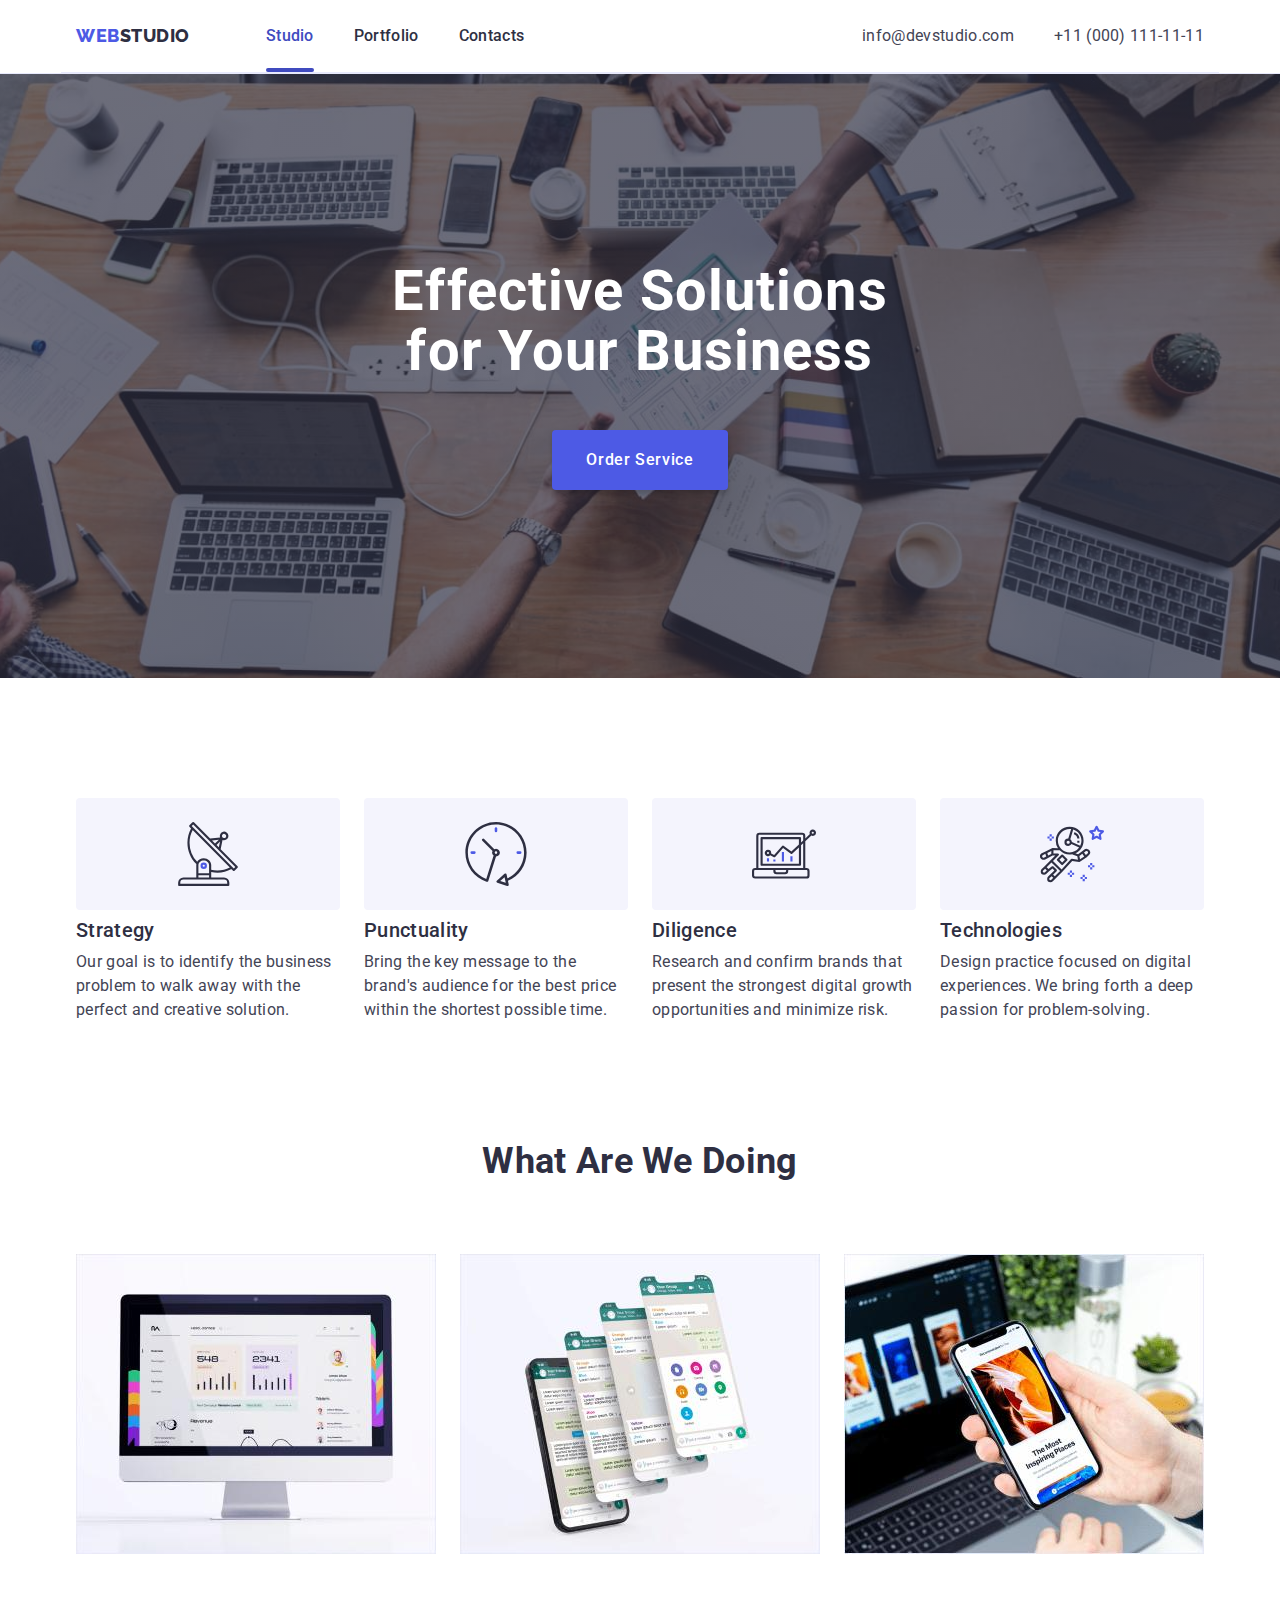
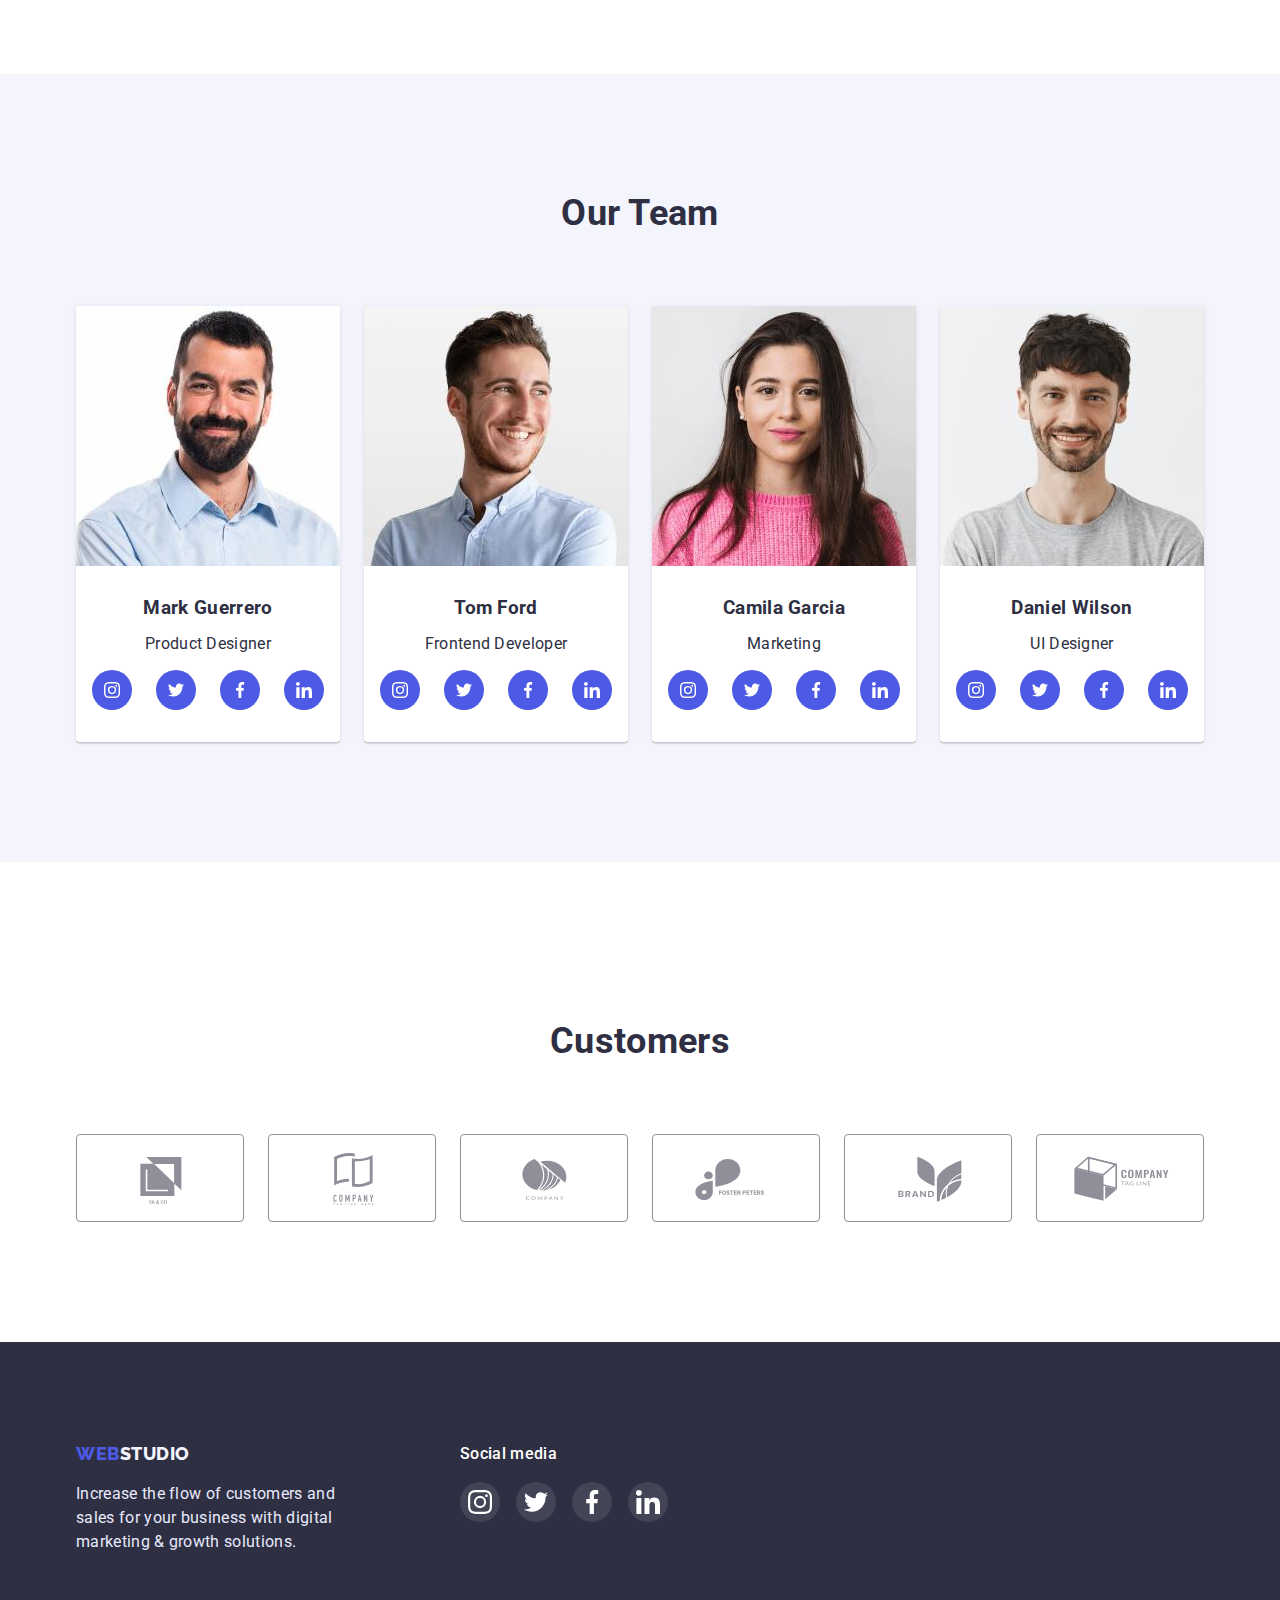
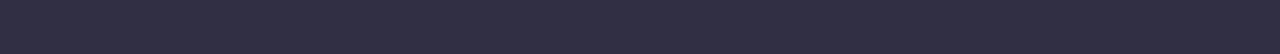
<file: index.html>
<!DOCTYPE html>
<html lang="en">
  <head>
    <meta charset="UTF-8" />
    <meta http-equiv="X-UA-Compatible" content="IE=edge" />
    <meta name="viewport" content="width=device-width, initial-scale=1.0" />
    <link rel="preconnect" href="https://fonts.googleapis.com" />
    <link rel="preconnect" href="https://fonts.gstatic.com" crossorigin />
    <link
      href="https://fonts.googleapis.com/css2?family=Raleway:wght@800&family=Roboto:wght@400;500;700;900&display=swap"
      rel="stylesheet"
    />
    <link rel="stylesheet" href="./modern-normalize.css" />
    <link rel="stylesheet" href="./css/styles.css" />
    <title>Webstudio</title>
  </head>
  <body class="page">
    <!-- Header -->

    <header class="page-header">
      <div class="container page-header">
        <nav class="header-nav">
          <!-- Logo -->
          <a href="./index.html" class="logo-link link"
            ><span class="logo-web">Web</span>Studio</a
          >
          <!-- Navigation -->
          <ul class="header-nav list">
            <li class="header-nav-list-item">
              <a href="./index.html" class="header-nav link currentLink">Studio</a>
            </li>
            <li class="header-nav-list-item">
              <a href="./portfolio.html" class="header-nav link">Portfolio</a>
            </li>
            <li class="header-nav-list-item">
              <a href="" class="header-nav link">Contacts</a>
            </li>
          </ul>
        </nav>
        <!-- Contacts -->
        <address class="contacts">
          <ul class="contacts list">
            <li class="contact-item">
              <a href="mailto:info@devstudio.com" class="contacts link"
                >info@devstudio.com</a
              >
            </li>
            <li class="contact-item">
              <a href="tel:+110001111111" class="contacts link"
                >+11 (000) 111-11-11</a
              >
            </li>
          </ul>
        </address>
      </div>
    </header>
    <!-- Main conent -->
    <main>
      <!-- Hero image -->
      <section class="section hero">
        <div class="container centered">
          <h1 class="hero-title">Effective Solutions for Your Business</h1>
          <button type="button" class="hero-button" data-modal-open>Order Service</button>
        </div>
        <div class="backdrop is-hidden" data-modal>
          <div class="modal-window">
            <button type="button" class="modal-close" data-modal-close>
            <svg class="modal-close-icon" width="8" height="8">
              <use href="./images/sprite.svg#icon-close"></use>
            </svg>
          </button></div>
        </div>
      </section>
      <!-- Section 1 -->
      <section class="section feature">
        <div class="container">
          <h2 class="feature-title visually-hidden">Features</h2>
          <ul class="feature-list list">
            <li class="feature-list-item">
              <div class="list-item-wrapper">
                <svg class="feature-item-icon">
                  <use href="./images/sprite.svg#icon-antenna" />
                </svg>
              </div>
              <h3 class="feature-item">Strategy</h3>
              <p class="feature-descr">
                Our goal is to identify the business problem to walk away with
                the perfect and creative solution.
              </p>
            </li>
            <li class="feature-list-item">
              <div class="list-item-wrapper">
                <svg class="feature-item-icon">
                  <use href="./images/sprite.svg#icon-clock" />
                </svg>
              </div>
              <h3 class="feature-item">Punctuality</h3>
              <p class="feature-descr">
                Bring the key message to the brand's audience for the best price
                within the shortest possible time.
              </p>
            </li>
            <li class="feature-list-item">
              <div class="list-item-wrapper">
                <svg class="feature-item-icon">
                  <use href="./images/sprite.svg#icon-diagram" />
                </svg>
              </div>
              <h3 class="feature-item">Diligence</h3>
              <p class="feature-descr">
                Research and confirm brands that present the strongest digital
                growth opportunities and minimize risk.
              </p>
            </li>
            <li class="feature-list-item">
              <div class="list-item-wrapper">
                <svg class="feature-item-icon">
                  <use href="./images/sprite.svg#icon-astronaut" />
                </svg>
              </div>
              <h3 class="feature-item">Technologies</h3>
              <p class="feature-descr">
                Design practice focused on digital experiences. We bring forth a
                deep passion for problem-solving.
              </p>
            </li>
          </ul>
        </div>
      </section>
      <!-- Section 2 -->
      <section class="section job">
        <div class="container centered">
          <h2 class="job-title title">What are we doing</h2>
          <ul class="job-list list">
            <li class="job-list-item">
              <img
                src="./images/img-1.jpg"
                alt="img 1"
                width="360"
                class="job-img"
              />
            </li>
            <li class="job-list-item">
              <img
                src="./images/img-2.jpg"
                alt="img 2"
                width="360"
                class="job-img"
              />
            </li>
            <li class="job-list-item">
              <img
                src="./images/img-3.jpg"
                alt="img 3"
                width="360"
                class="job-img"
              />
            </li>
          </ul>
        </div>
      </section>
      <!-- Section 3 -->
      <section class="section team">
        <div class="container">
          <h2 class="team-title title">Our Team</h2>
          <ul class="team-list list">
            <li class="team-list-item">
              <img
                src="./images/img-card1.jpg"
                alt="Mark Guerrero"
                width="264"
                class="team-img"
              />
              <div class="team-item-content">
                <h3 class="team-member">Mark Guerrero</h3>
                <p class="team-member-pos">Product Designer</p>
                <ul class="team-member-icons list">
                  <li class="icon-item">
                    <a class="member-icon-link">
                      <svg class="member-icon">
                        <use
                          href="./images/sprite.svg#icon-instagram"
                          class="icon-svg"
                        />
                        "
                      </svg>
                    </a>
                  </li>
                  <li class="icon-item">
                    <a class="member-icon-link">
                      <svg class="member-icon">
                        <use href="./images/sprite.svg#icon-twitter" />
                        "
                      </svg>
                    </a>
                  </li>
                  <li class="icon-item">
                    <a class="member-icon-link">
                      <svg class="member-icon">
                        <use href="./images/sprite.svg#icon-facebook" />
                        "
                      </svg>
                    </a>
                  </li>
                  <li class="icon-item">
                    <a class="member-icon-link">
                      <svg class="member-icon">
                        <use href="./images/sprite.svg#icon-linkedin" />
                        "
                      </svg>
                    </a>
                  </li>
                </ul>
              </div>
            </li>
            <li class="team-list-item">
              <img
                src="./images/img-card2.jpg"
                alt="Tom Ford"
                width="264"
                class="team-img"
              />
              <div class="team-item-content">
                <h3 class="team-member">Tom Ford</h3>
                <p class="team-member-pos">Frontend Developer</p>
                <ul class="team-member-icons list">
                  <li class="icon-item">
                    <a class="member-icon-link">
                      <svg class="member-icon">
                        <use
                          href="./images/sprite.svg#icon-instagram"
                          class="icon-svg"
                        />
                        "
                      </svg>
                    </a>
                  </li>
                  <li class="icon-item">
                    <a class="member-icon-link">
                      <svg class="member-icon">
                        <use href="./images/sprite.svg#icon-twitter" />
                        "
                      </svg>
                    </a>
                  </li>
                  <li class="icon-item">
                    <a class="member-icon-link">
                      <svg class="member-icon">
                        <use href="./images/sprite.svg#icon-facebook" />
                        "
                      </svg>
                    </a>
                  </li>
                  <li class="icon-item">
                    <a class="member-icon-link">
                      <svg class="member-icon">
                        <use href="./images/sprite.svg#icon-linkedin" />
                        "
                      </svg>
                    </a>
                  </li>
                </ul>
              </div>
            </li>
            <li class="team-list-item">
              <img
                src="./images/img-card3.jpg"
                alt="Camila Garcia"
                width="264"
                class="team-img"
              />
              <div class="team-item-content">
                <h3 class="team-member">Camila Garcia</h3>
                <p class="team-member-pos">Marketing</p>
                <ul class="team-member-icons list">
                  <li class="icon-item">
                    <a class="member-icon-link">
                      <svg class="member-icon">
                        <use
                          href="./images/sprite.svg#icon-instagram"
                          class="icon-svg"
                        />
                        "
                      </svg>
                    </a>
                  </li>
                  <li class="icon-item">
                    <a class="member-icon-link">
                      <svg class="member-icon">
                        <use href="./images/sprite.svg#icon-twitter" />
                        "
                      </svg>
                    </a>
                  </li>
                  <li class="icon-item">
                    <a class="member-icon-link">
                      <svg class="member-icon">
                        <use href="./images/sprite.svg#icon-facebook" />
                        "
                      </svg>
                    </a>
                  </li>
                  <li class="icon-item">
                    <a class="member-icon-link">
                      <svg class="member-icon">
                        <use href="./images/sprite.svg#icon-linkedin" />
                        "
                      </svg>
                    </a>
                  </li>
                </ul>
              </div>
            </li>
            <li class="team-list-item">
              <img
                src="./images/img-card4.jpg"
                alt="Daniel Wilson"
                width="264"
                class="team-img"
              />
              <div class="team-item-content">
                <h3 class="team-member">Daniel Wilson</h3>
                <p class="team-member-pos">UI Designer</p>
                <ul class="team-member-icons list">
                  <li class="icon-item">
                    <a class="member-icon-link">
                      <svg class="member-icon">
                        <use
                          href="./images/sprite.svg#icon-instagram"
                          class="icon-svg"
                        />
                        "
                      </svg>
                    </a>
                  </li>
                  <li class="icon-item">
                    <a class="member-icon-link">
                      <svg class="member-icon">
                        <use href="./images/sprite.svg#icon-twitter" />
                        "
                      </svg>
                    </a>
                  </li>
                  <li class="icon-item">
                    <a class="member-icon-link">
                      <svg class="member-icon">
                        <use href="./images/sprite.svg#icon-facebook" />
                        "
                      </svg>
                    </a>
                  </li>
                  <li class="icon-item">
                    <a class="member-icon-link">
                      <svg class="member-icon">
                        <use href="./images/sprite.svg#icon-linkedin" />
                        "
                      </svg>
                    </a>
                  </li>
                </ul>
              </div>
            </li>
          </ul>
        </div>
      </section>
      <!-- Customers -->
      <section class="customers">
        <div class="container centered">
          <h2 class="customers-title title">Customers</h2>
          <ul class="customers-list list">
            <li class="customers-item">
              <a href="" class="customers-link">
                <svg class="customers-icon">
                  <use
                    href="./images/sprite.svg#icon-client-1"
                    width="104"
                    height="56"
                  />
                </svg>
              </a>
            </li>
            <li class="customers-item">
              <a href="" class="customers-link">
                <svg class="customers-icon">
                  <use
                    href="./images/sprite.svg#icon-client-2"
                    width="104"
                    height="56"
                  />
                  "
                </svg>
              </a>
            </li>
            <li class="customers-item">
              <a href="" class="customers-link">
                <svg class="customers-icon">
                  <use
                    href="./images/sprite.svg#icon-client-3"
                    width="104"
                    height="56"
                  />
                  "
                </svg>
              </a>
            </li>
            <li class="customers-item">
              <a href="" class="customers-link">
                <svg class="customers-icon">
                  <use
                    href="./images/sprite.svg#icon-client-4"
                    width="104"
                    height="56"
                  />
                  "
                </svg>
              </a>
            </li>
            <li class="customers-item">
              <a href="" class="customers-link">
                <svg class="customers-icon">
                  <use
                    href="./images/sprite.svg#icon-client-5"
                    width="104"
                    height="56"
                  />
                  "
                </svg>
              </a>
            </li>
            <li class="customers-item">
              <a href="" class="customers-link">
                <svg class="customers-icon">
                  <use
                    href="./images/sprite.svg#icon-client-6"
                    width="104"
                    height="56"
                    class="customers-icon-svg"
                  />
                  "
                </svg>
              </a>
            </li>
          </ul>
        </div>
      </section>
    </main>
    <!-- Footer -->
    <footer class="page-footer">
      <div class="container footer">
        <div class="footer-logo-wrapper">
          <!-- Logo -->
          <a href="./index.html" class="logo-link link"
            ><span class="logo-web">Web</span
            ><span class="logo-studio">Studio</span></a
          >
          <!-- Description -->
          <p class="footer-text">
            Increase the flow of customers and sales for your business with
            digital marketing & growth solutions.
          </p>
        </div>
        <div class="social-media">
          <h2 class="social-media-title">Social media</h2>
          <ul class="social-media-icons list">
            <li class="media-item">
              <a class="media-item-link">
                <svg class="media-icon">
                  <use href="./images/sprite.svg#icon-instagram" />
                </svg>
              </a>
            </li>
            <li class="media-item">
              <a class="media-item-link">
                <svg class="media-icon">
                  <use href="./images/sprite.svg#icon-twitter" />
                </svg>
              </a>
            </li>
            <li class="media-item">
              <a class="media-item-link">
                <svg class="media-icon">
                  <use href="./images/sprite.svg#icon-facebook" />
                </svg>
              </a>
            </li>
            <li class="media-item">
              <a class="media-item-link">
                <svg class="media-icon">
                  <use href="./images/sprite.svg#icon-linkedin" />
                </svg>
              </a>
            </li>
          </ul>
        </div>
      </div>
    </footer>
    <script src="./js/modal.js"></script>
  </body>
</html>
</file>
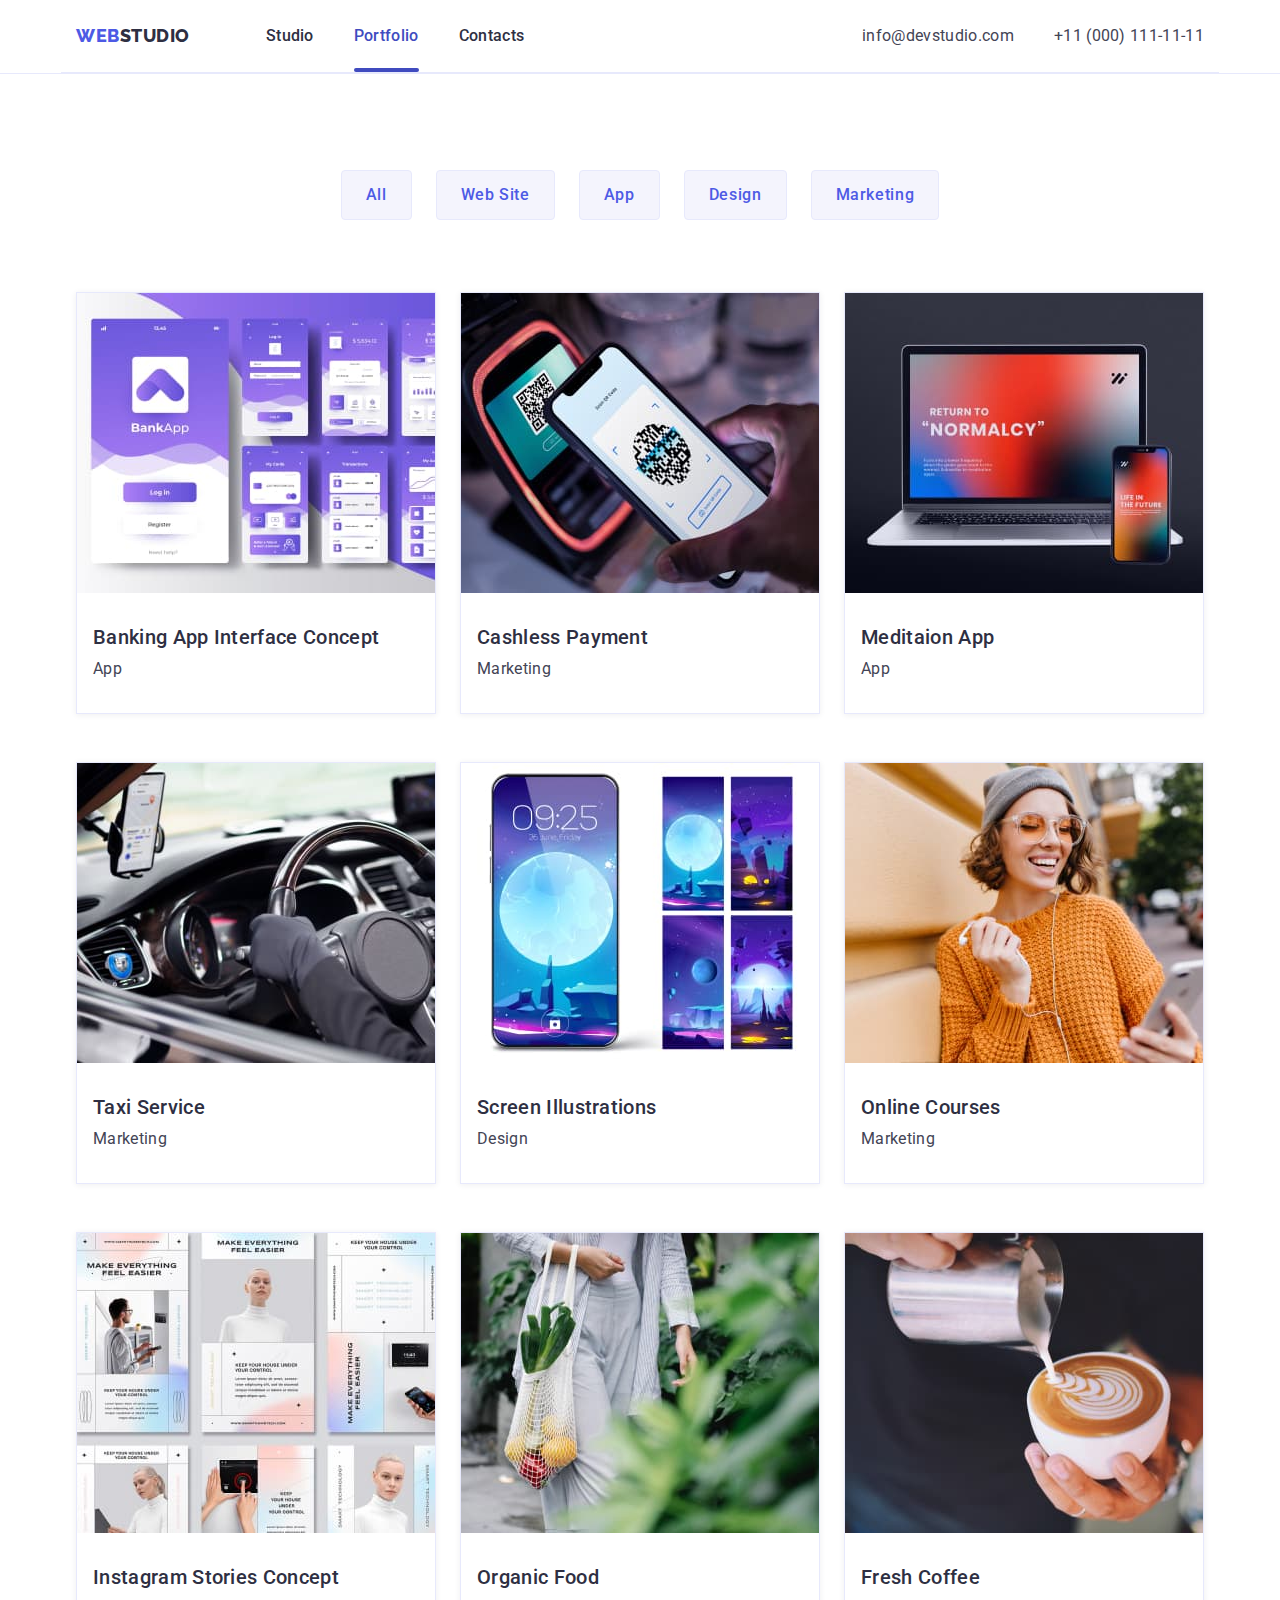
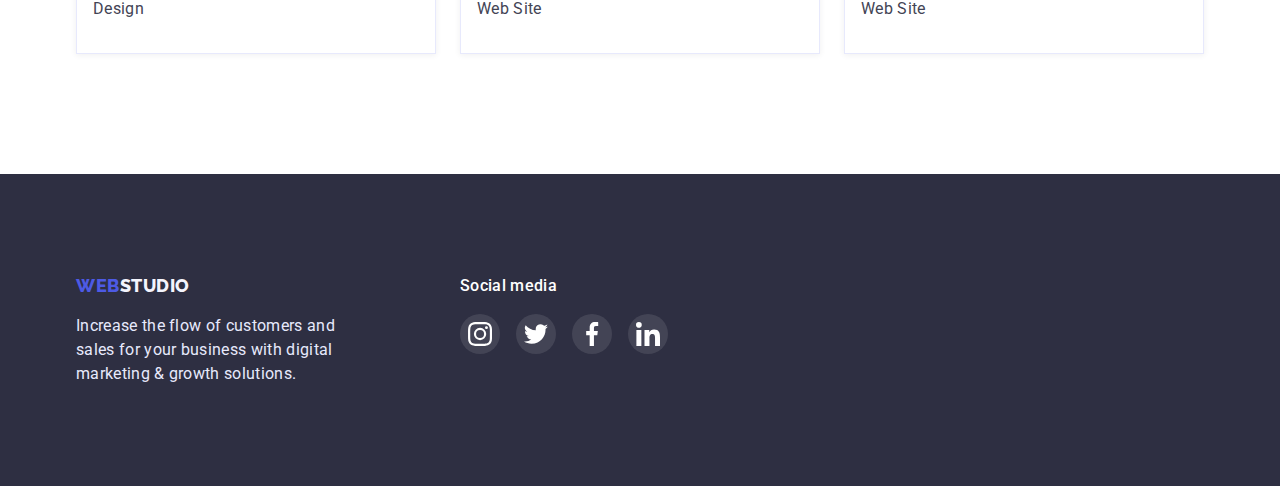
<file: portfolio.html>
<!DOCTYPE html>
<html lang="en">
  <head>
    <meta charset="UTF-8" />
    <meta http-equiv="X-UA-Compatible" content="IE=edge" />
    <meta name="viewport" content="width=device-width, initial-scale=1.0" />
    <link rel="preconnect" href="https://fonts.googleapis.com" />
    <link rel="preconnect" href="https://fonts.gstatic.com" crossorigin />
    <link
      href="https://fonts.googleapis.com/css2?family=Raleway:wght@800&family=Roboto:wght@400;500;700;900&display=swap"
      rel="stylesheet"
    />
    <link rel="stylesheet" href="./modern-normalize.css" />
    <link rel="stylesheet" href="./css/styles.css" />
    <title>Portfolio</title>
  </head>
  <body class="page">
    <!-- Header -->
    <header class="page-header">
      <div class="container page-header">
        <nav class="header-nav">
          <!-- Logo -->
          <a href="./index.html" class="logo-link link"
            ><span class="logo-web">Web</span>Studio</a
          >
          <!-- Navigation -->
          <ul class="header-nav list">
            <li class="header-nav-list-item">
              <a href="./index.html" class="header-nav link">Studio</a>
            </li>
            <li class="header-nav-list-item">
              <a href="./portfolio.html" class="header-nav link currentLink">Portfolio</a>
            </li>
            <li class="header-nav-list-item">
              <a href="" class="header-nav link">Contacts</a>
            </li>
          </ul>
        </nav>
        <!-- Contacts -->
        <address class="contacts">
          <ul class="contacts list">
            <li class="contact-item">
              <a href="mailto:info@devstudio.com" class="contacts link"
                >info@devstudio.com</a
              >
            </li>
            <li class="contact-item">
              <a href="tel:+110001111111" class="contacts link"
                >+11 (000) 111-11-11</a
              >
            </li>
          </ul>
        </address>
      </div>
    </header>
    <!-- Main conent -->
    <main>
      <!-- Filters -->
      <section class="projects section">
        <div class="container">
          <h2 class="section-title visually-hidden">Filters</h2>
          <ul class="filter-list list">
            <li class="filter-item">
              <button type="button" class="btn-filter">All</button>
            </li>
            <li class="filter-item">
              <button type="button" class="btn-filter">Web Site</button>
            </li>
            <li class="filter-item">
              <button type="button" class="btn-filter">App</button>
            </li>
            <li class="filter-item">
              <button type="button" class="btn-filter">Design</button>
            </li>
            <li class="filter-item">
              <button type="button" class="btn-filter">Marketing</button>
            </li>
          </ul>
          <!-- Projects -->

          <h1 class="section-title visually-hidden">Projects</h1>
          <ul class="project-list list">
            <li class="project-item">
              <a href="" class="project-item-link">
                <div class="item-link-thumb" >
                  <img
                    src="./images/portfolio/card-1.jpg"
                    alt="Banking App Interface Concept"
                    width="360"
                    class="project-img"
                  />
                  <div class="overlay">
                    <p class="overlay-text">
                      14 Stylish and User-Friendly App Design Concepts · Task
                      Manager App · Calorie Tracker App · Exotic Fruit Ecommerce
                      App · Cloud Storage App
                    </p>
                  </div>
                </div >
                <div class="wrapper">
                  <h2 class="project-item-name">
                    Banking App Interface Concept
                  </h2>
                  <p class="project-item-type">App</p>
                </div></a
              >
            </li>
            <li class="project-item">
              <a href="" class="project-item-link">
                <div class="item-link-thumb">
                  <img
                    src="./images/portfolio/card-2.jpg"
                    alt="Cashless Payment"
                    width="360"
                    class="project-img"
                  />
                  <div class="overlay">
                    <p class="overlay-text">
                      14 Stylish and User-Friendly App Design Concepts · Task
                      Manager App · Calorie Tracker App · Exotic Fruit Ecommerce
                      App · Cloud Storage App
                    </p>
                  </div>
                </div >
                <div class="wrapper">
                  <h2 class="project-item-name">Cashless Payment</h2>
                  <p class="project-item-type">Marketing</p>
                </div></a
              >
            </li>
            <li class="project-item">
              <a href="" class="project-item-link">
                <div class="item-link-thumb">
                  <img
                    src="./images/portfolio/card-3.jpg"
                    alt="Meditaion App"
                    width="360"
                    class="project-img"
                  />
                  <div class="overlay">
                    <p class="overlay-text">
                      14 Stylish and User-Friendly App Design Concepts · Task
                      Manager App · Calorie Tracker App · Exotic Fruit Ecommerce
                      App · Cloud Storage App
                    </p>
                  </div>
                </div >
                <div class="wrapper">
                  <h2 class="project-item-name">Meditaion App</h2>
                  <p class="project-item-type">App</p>
                </div></a
              >
            </li>
            <li class="project-item">
              <a href="" class="project-item-link">
                <div class="item-link-thumb" >
                  <img
                    src="./images/portfolio/card-4.jpg"
                    alt="Taxi Service"
                    width="360"
                    class="project-img"
                  />
                  <div class="overlay">
                    <p class="overlay-text">
                      14 Stylish and User-Friendly App Design Concepts · Task
                      Manager App · Calorie Tracker App · Exotic Fruit Ecommerce
                      App · Cloud Storage App
                    </p>
                  </div>
                </div >
                <div class="wrapper">
                  <h2 class="project-item-name">Taxi Service</h2>
                  <p class="project-item-type">Marketing</p>
                </div></a
              >
            </li>
            <li class="project-item">
              <a href="" class="project-item-link">
                <div class="item-link-thumb">
                  <img
                    src="./images/portfolio/card-5.jpg"
                    alt="Screen Illustrations"
                    width="360"
                    class="project-img"
                  />
                  <div class="overlay">
                    <p class="overlay-text">
                      14 Stylish and User-Friendly App Design Concepts · Task
                      Manager App · Calorie Tracker App · Exotic Fruit Ecommerce
                      App · Cloud Storage App
                    </p>
                  </div>
                </div >
                <div class="wrapper">
                  <h2 class="project-item-name">Screen Illustrations</h2>
                  <p class="project-item-type">Design</p>
                </div></a>
            </li>
            <li class="project-item">
              <a href="" class="project-item-link">
                <div class="item-link-thumb"><img
                  src="./images/portfolio/card-6.jpg"
                  alt="Online Courses"
                  width="360"
                  class="project-img"
                />
                <div class="overlay">
                  <p class="overlay-text">
                    14 Stylish and User-Friendly App Design Concepts · Task
                    Manager App · Calorie Tracker App · Exotic Fruit Ecommerce
                    App · Cloud Storage App
                  </p>
                </div>
              </div>
                <div class="wrapper">
                  <h2 class="project-item-name">Online Courses</h2>
                  <p class="project-item-type">Marketing</p>
                </div></a
              >
            </li>
            <li class="project-item">
              <a href="" class="project-item-link">
                <div class="item-link-thumb">
                  <img
                    src="./images/portfolio/card-7.jpg"
                    alt="Instagram Stories Concept"
                    width="360"
                    class="project-img"
                  />
                  <div class="overlay">
                    <p class="overlay-text">
                      14 Stylish and User-Friendly App Design Concepts · Task
                      Manager App · Calorie Tracker App · Exotic Fruit Ecommerce
                      App · Cloud Storage App
                    </p>
                  </div>
                </div >
                <div class="wrapper">
                  <h2 class="project-item-name">Instagram Stories Concept</h2>
                  <p class="project-item-type">Design</p>
                </div></a
              >
            </li>
            <li class="project-item">
              <a href="" class="project-item-link">
                <div class="item-link-thumb">
                  <img
                    src="./images/portfolio/card-8.jpg"
                    alt="Organic Food"
                    width="360"
                    class="project-img"
                  />
                  <div class="overlay">
                    <p class="overlay-text">
                      14 Stylish and User-Friendly App Design Concepts · Task
                      Manager App · Calorie Tracker App · Exotic Fruit Ecommerce
                      App · Cloud Storage App
                    </p>
                  </div>
                </div >
                <div class="wrapper">
                  <h2 class="project-item-name">Organic Food</h2>
                  <p class="project-item-type">Web Site</p>
                </div></a
              >
            </li>
            <li class="project-item">
              <a href="" class="project-item-link">
                <div class="item-link-thumb">
                  <img
                    src="./images/portfolio/card-9.jpg"
                    alt="Fresh Coffee"
                    width="360"
                    class="project-img"
                  />
                  <div class="overlay">
                    <p class="overlay-text">
                      14 Stylish and User-Friendly App Design Concepts · Task
                      Manager App · Calorie Tracker App · Exotic Fruit Ecommerce
                      App · Cloud Storage App
                    </p>
                  </div>
                </div >
                <div class="wrapper">
                  <h2 class="project-item-name">Fresh Coffee</h2>
                  <p class="project-item-type">Web Site</p>
                </div></a
              >
            </li>
          </ul>
        </div>
      </section>
    </main>
    <!-- Footer -->
    <footer class="page-footer">
      <div class="container footer">
        <div class="footer-logo-wrapper">
          <!-- Logo -->
          <a href="./index.html" class="logo-link link"
            ><span class="logo-web">Web</span
            ><span class="logo-studio">Studio</span></a
          >
          <!-- Description -->
          <p class="footer-text">
            Increase the flow of customers and sales for your business with
            digital marketing & growth solutions.
          </p>
        </div>
        <div class="social-media">
          <h2 class="social-media-title">Social media</h2>
          <ul class="social-media-icons list">
            <li class="media-item">
              <a class="media-item-link">
                <svg class="media-icon">
                  <use href="./images/sprite.svg#icon-instagram" />
                </svg>
              </a>
            </li>
            <li class="media-item">
              <a class="media-item-link">
                <svg class="media-icon">
                  <use href="./images/sprite.svg#icon-twitter" />
                </svg>
              </a>
            </li>
            <li class="media-item">
              <a class="media-item-link">
                <svg class="media-icon">
                  <use href="./images/sprite.svg#icon-facebook" />
                </svg>
              </a>
            </li>
            <li class="media-item">
              <a class="media-item-link">
                <svg class="media-icon">
                  <use href="./images/sprite.svg#icon-linkedin" />
                </svg>
              </a>
            </li>
          </ul>
        </div>
      </div>
    </footer>
  </body>
</html>
</file>
<file: css/styles.css>
:root {
  --background-color-main: #ffffff;
  --color-main: #2e2f42;
  --color-second: #4d5ae5;
  --contacts-color: #434455;
  --background-color-secondary: #f4f4fd;
  --backgroung-section-last: #8e8f99;
  --footer-text: #e7e9fc;
  --portfolio-btn-active: #404bbf;
  --success-messages-color: #31d0aa;
  --modal-background: #fcfcfc;
  --container-width: 1158px;
  --section-padding-top-bottom: 120px;
  --container-padding-left: 15px;
  --container-padding-right: 15px;
  --portfolio-card-padding: 32px;
}
html {
  box-sizing: border-box;
}
*,
*::before,
*::after {
  box-sizing: border-box;
}

.page {
  font-family: 'Roboto', sans-serif;
  letter-spacing: 0.02em;

  background-color: var(--background-color-main);
  color: var(--color-main);
}
.list {
  margin-top: 0;
  margin-bottom: 0;
  padding-left: 0;
  list-style: none;
}
.link {
  text-decoration: none;
}
.container {
  width: var(--container-width);
  margin-left: auto;
  margin-right: auto;
  padding-left: var(--container-padding-left);
  padding-right: var(--container-padding-right);
}
.centered {
  text-align: center;
}
/* Header */
.page-header {
  display: flex;
  justify-content: space-between;
  border-bottom: 1px solid var(--footer-text);
}

.header-nav {
  display: flex;
  align-items: center;
  padding: 0px;
}

.logo-link {
  margin-right: 76px;
  font-family: 'Raleway', sans-serif;
  font-style: normal;
  font-weight: 800;
  font-size: 18px;
  line-height: 1.33;
  letter-spacing: 0.03em;
  text-transform: uppercase;
  color: var(--color-main);
}
.logo-web {
  color: var(--color-second);
}
.header-nav.list {
  padding: 0;
}

.header-nav.link {
  position: relative;
  display: block;
  padding-top: 24px;
  padding-bottom: 0;
  padding-bottom: 24px;
  font-style: normal;
  font-weight: 500;
  font-size: 16px;
  line-height: 1.5;
  color: var(--color-main);

  transition-property: color, background-color;
  transition-duration: 250ms;
  transition-timing-function: cubic-bezier(0.4, 0, 0.2, 1);
}
.header-nav.link:hover,
.header-nav.link:focus {
  color: var(--portfolio-btn-active);
}
.header-nav.link.currentLink {
  color: var(--portfolio-btn-active);
}
.header-nav.link.currentLink::after {
  position: absolute;
  bottom: 0;
  display: block;
  width: 100%;
  height: 4px;
  margin: 0;
  padding-top: 0;
  background-color: var(--portfolio-btn-active);
  border-radius: 2px;
  content: '';
}
.header-nav-list-item {
  display: flex;
  flex-direction: column;
  justify-content: flex-end;
}
.header-nav-list-item:not(:last-child) {
  margin-right: 40px;
}
.contacts {
  display: flex;
  align-items: center;
  margin-left: auto;
}

.contacts.list {
  display: flex;
  padding: 0;
}
.contacts.link {
  color: var(--contacts-color);
  font-style: normal;
  margin: 0;

  transition-property: color;
  transition-duration: 250ms;
  transition-timing-function: cubic-bezier(0.4, 0, 0.2, 1);
}
.contacts.link:hover,
.contacts.link:focus {
  color: var(--portfolio-btn-active);
}
.contact-item:not(:last-child) {
  margin-right: 40px;
}
/* Footer */
.page-footer {
  padding-top: 100px;
  padding-bottom: 100px;
  background-color: var(--color-main);
  color: var(--footer-text);
}
.page-footer .logo-link {
  margin-right: 0;
  margin-bottom: 16px;
  display: block;
}
.logo-studio {
  color: var(--background-color-secondary);
}
.footer-text {
  margin: 0;
  width: 264px;
  font-size: 16px;
  line-height: 1.5;
}
.footer {
  display: flex;
}
.footer-logo-wrapper {
  margin-right: 120px;
}
.social-media-title {
  margin-top: 0;
  margin-bottom: 16px;
  font-weight: 500;
  font-size: 16px;
  line-height: 1.5;
  letter-spacing: 0.02em;

  color: var(--background-color-main);
}
.social-media-icons {
  display: flex;
  justify-content: flex-start;
  gap: 16px;
}

.media-item-link {
  width: 40px;
  height: 40px;
  display: flex;
  justify-content: center;
  align-items: center;
  background-color: rgba(255, 255, 255, 0.1);
  border-radius: 50%;
  cursor: pointer;

  transition-property: background-color;
  transition-duration: 250ms;
  transition-timing-function: cubic-bezier(0.4, 0, 0.2, 1);
}
.media-item-link:hover,
.media-item-link:focus {
  background-color: var(--success-messages-color);
}

.media-icon {
  width: 24px;
  height: 24px;
  fill: var(--background-color-main);
}

/* Studio page */
/* Titles on the page */
.title {
  font-weight: 700;
  font-size: 36px;
  line-height: 1.11;
  text-align: center;
  text-transform: capitalize;
}
/* Hero */
.section.hero {
  max-width: 1440px;
  margin-left: auto;
  margin-right: auto;
  padding-top: 188px;
  padding-bottom: 188px;
  color: var(--background-color-main);
  background-color: var(--color-main);
  background-image: linear-gradient(
      90deg,
      rgba(46, 47, 66, 0.7),
      rgba(46, 47, 66, 0.7)
    ),
    url('../images/people-office\ 1.jpg');
  background-repeat: no-repeat;
  background-size: cover;
  background-position: center;
}
.hero-title {
  width: 496px;
  min-height: 120px;
  margin-top: 0;
  margin-bottom: 48px;
  margin-left: auto;
  margin-right: auto;
  padding-left: 0;
  padding-right: 0;
  font-size: 56px;
  line-height: 1.07;
  text-align: center;
  letter-spacing: 0.02em;
  border: 0;
}
.hero-button {
  min-width: 169px;
  min-height: 56px;
  padding: 16px 32px;
  background-color: var(--color-second);
  font-family: inherit;
  font-style: normal;
  font-weight: 500;
  font-size: 16px;
  line-height: 1.5;
  align-items: center;
  letter-spacing: 0.04em;
  color: var(--background-color-main);

  box-shadow: 0px 4px 4px rgba(0, 0, 0, 0.15);
  border-radius: 4px;
  border: 2px solid transparent;
  cursor: pointer;

  transition-property: background-color;
  transition-duration: 250ms;
  transition-timing-function: cubic-bezier(0.4, 0, 0.2, 1);
}
.hero-button:hover,
.hero-button:focus {
  background-color: var(--portfolio-btn-active);
}
.backdrop {
  position: fixed;
  top: 0;
  left: 0;
  width: 100%;
  height: 100%;
  background-color: rgba(46, 47, 66, 0.4);

  transition-property: opacity;
  transition-duration: 250ms;
  transition-timing-function: cubic-bezier(0.4, 0, 0.2, 1);
}
.backdrop.is-hidden {
  opacity: 0;
  pointer-events: none;
}
.modal-window {
  position: absolute;
  top: 50%;
  left: 50%;
  width: 408px;
  height: 576px;
  transform: translate(-50%, -50%);
  background-color: var(--modal-background);
  box-shadow: 0px 1px 1px rgba(0, 0, 0, 0.14), 0px 1px 3px rgba(0, 0, 0, 0.12),
    0px 2px 1px rgba(0, 0, 0, 0.2);
  border-radius: 4px;
}
.modal-close {
  position: absolute;
  top: 24px;
  right: 24px;
  width: 24px;
  height: 24px;
  display: flex;
  justify-content: center;
  align-items: center;
  background-color: var(--footer-text);

  border-radius: 50%;
  border: 1px solid rgba(0, 0, 0, 0.1);

  transition-property: color, background-color;
  transition-duration: 250ms;
  transition-timing-function: cubic-bezier(0.4, 0, 0.2, 1);
}
.modal-close-icon {
  fill: currentColor;
}
.modal-close:is(:hover, :focus) {
  color: var(--background-color-main);
  background-color: var(--portfolio-btn-active);
}
/* Section 1 */
.section {
  padding-top: var(--section-padding-top-bottom);
  padding-bottom: var(--section-padding-top-bottom);
}
.feature-list {
  display: flex;
  gap: 24px;
}
.list-item-wrapper {
  width: 264px;
  height: 112px;
  display: flex;
  justify-content: center;
  align-items: center;
  margin-bottom: 8px;

  background-color: var(--background-color-secondary);
  border-radius: 4px;
}
.feature-item-icon {
  width: 64px;
  height: 64px;
}

.feature-list-item {
  flex-basis: calc((100%-24px * 3) / 4);
}

.feature-item {
  margin-top: 0;
  margin-bottom: 8px;

  font-weight: 500;
  font-size: 20px;
  line-height: 1.2;
}
.feature-descr {
  margin: 0;

  font-size: 16px;
  line-height: 1.5;
  color: #434455;
}
/* Section 2 */
.section.job {
  padding-top: 0;
}
.job-title {
  margin-top: 0;
  margin-bottom: 72px;
}
.job-list {
  display: flex;
  justify-content: space-between;
}
.job-img,
.team-img {
  display: block;
}

/* Section 3 */
.team {
  background-color: var(--background-color-secondary);
  padding-top: 120px;
  padding-bottom: 120px;
  text-align: center;
}
.team-title {
  margin-top: 0px;
  margin-bottom: 72px;
}
.team-list {
  display: flex;
  gap: 24px;
}

.team-list-item {
  flex-basis: calc((100%- (3 * 24)) / 4);
  background: var(--background-color-main);
  box-shadow: 0px 1px 6px rgba(46, 47, 66, 0.08),
    0px 1px 1px rgba(46, 47, 66, 0.16), 0px 2px 1px rgba(46, 47, 66, 0.08);
  border-radius: 0px 0px 4px 4px;
}
.team-item-content {
  margin: 0;
  padding-top: 32px;
  padding-bottom: 32px;
  padding-left: 16px;
  padding-right: 16px;
}
.team-member {
  margin-top: 0;
  margin-bottom: 8px;
}
.team-member-pos {
  margin-bottom: 8;
}
.team-member-icons {
  display: flex;
  gap: 24px;
}

.member-icon-link {
  width: 40px;
  height: 40px;
  display: flex;
  justify-content: center;
  align-items: center;
  background-color: var(--color-second);
  border-radius: 50%;
  cursor: pointer;

  transition-property: background-color;
  transition-duration: 250ms;
  transition-timing-function: cubic-bezier(0.4, 0, 0.2, 1);
}
.member-icon-link:hover,
.member-icon-link:focus {
  background-color: var(--portfolio-btn-active);
}
.member-icon {
  width: 16px;
  height: 16px;
  margin: 0;
  display: block;
  fill: var(--background-color-main);
}
.icon-svg {
  width: 100%;
  height: 100%;
}
/* Section 4 (Customers) */
.customers {
  padding-top: 130px;
  padding-bottom: 120px;
}

.customers-title {
  margin-bottom: 72px;
}
.customers-list {
  display: flex;
  gap: 24px;
}
.customers-item {
  width: 168px;
  height: 88px;
}
.customers-link {
  display: flex;
  justify-content: center;
  align-items: center;
  width: 100%;
  height: 100%;
  color: var(--backgroung-section-last);
  border: 1px solid var(--backgroung-section-last);
  border-radius: 4px;

  transition-property: color, border;
  transition-duration: 250ms;
  transition-timing-function: cubic-bezier(0.4, 0, 0.2, 1);
}

.customers-link:hover,
.customers-link:focus {
  color: var(--portfolio-btn-active);
  border: 1px solid var(--portfolio-btn-active);
}
.customers-icon {
  width: 104px;
  height: 56px;
  margin: 0;
  display: block;
  fill: currentColor;
}

/* Portfolio page */

/* Section 1 */
.projects.section {
  padding-top: 96px;
  padding-bottom: 120px;
}
.section-title {
  color: var(--color-main);
}
.visually-hidden {
  position: absolute;
  white-space: nowrap;
  width: 1px;
  height: 1px;
  overflow: hidden;
  border: 0;
  padding: 0;
  clip: rect(0 0 0 0);
  clip-path: inset(50%);
  margin: -1px;
}
.filter-list {
  margin-bottom: 72px;
  padding-left: 0;
  display: flex;
  justify-content: center;
}
.btn-filter {
  padding: 12px 24px;
  font-family: 'Roboto';
  font-weight: 500;
  background-color: var(--background-color-secondary);
  color: var(--color-second);
  font-style: normal;
  font-weight: 500;
  font-size: 16px;
  line-height: 1.5;
  letter-spacing: 0.04em;
  border-radius: 4px;
  border: 1px solid var(--footer-text);
  cursor: pointer;

  transition-property: color, background-color, box-shadow;
  transition-duration: 250ms;
  transition-timing-function: cubic-bezier(0.4, 0, 0.2, 1);
}
.btn-filter:hover,
.btn-filter:focus {
  background-color: var(--portfolio-btn-active);
  color: var(--background-color-main);
  font-weight: 500;
  font-size: 16px;
  line-height: 1.5;
  letter-spacing: 0.04em;
  cursor: pointer;
  border: 1px solid transparent;
  cursor: pointer;
  box-shadow: 0px 3px 1px rgba(0, 0, 0, 0.1), 0px 2px 1px rgba(0, 0, 0, 0.08),
    0px 2px 2px rgba(0, 0, 0, 0.12);
}
.filter-item:not(:last-child) {
  margin-right: 24px;
}
/* Projects */
.project-list {
  margin-bottom: 0;
  display: flex;
  flex-wrap: wrap;
  justify-content: space-between;
  align-content: space-between;
}
.project-item:not(:nth-last-child(-n + 3)) {
  margin-bottom: 48px;
}
.project-item-link {
  position: relative;
  display: block;
  width: 360px;

  text-decoration: none;
  border: 1px solid var(--footer-text);
  box-shadow: 0px 1px 6px rgba(46, 47, 66, 0.08);
  cursor: pointer;

  overflow: hidden;

  transition-property: border, box-shadow;
  transition-duration: 250ms;
  transition-timing-function: cubic-bezier(0.4, 0, 0.2, 1);
}
.project-item-link:hover {
  border: 0.5px solid var(--background-color-secondary);
  box-shadow: 0px 1px 6px rgba(46, 47, 66, 0.08),
    0px 1px 1px rgba(46, 47, 66, 0.16), 0px 2px 1px rgba(46, 47, 66, 0.08);
}

.project-item-name {
  margin-top: 0;
  margin-bottom: 8px;
  margin-left: 16px;
  color: var(--color-main);
  font-weight: 500;
  font-size: 20px;
  line-height: 1.2;
}
.project-item-type {
  margin-top: 0;
  margin-left: 16px;
  margin-bottom: 0;
  color: var(--contacts-color);
  font-size: 16px;
  line-height: 1.5;
}
.project-img {
  display: block;
}
.wrapper {
  padding-top: var(--portfolio-card-padding);
  padding-bottom: var(--portfolio-card-padding);
}
.item-link-thumb {
  position: relative;
  width: 360px;
  height: 300px;
  overflow: hidden;
}
.overlay {
  position: absolute;
  top: 0;
  left: 0;
  display: block;
  width: 100%;
  height: 100%;
  margin: 0;
  padding-top: 40px;
  padding-left: 32px;
  padding-right: 32px;

  font-size: 16px;
  line-height: 1.5;
  letter-spacing: 0.02em;
  color: var(--background-color-secondary);
  background-color: var(--color-second);

  transform: translateY(100%);
  transition-property: transform;
  transition-duration: 250ms;
  transition-timing-function: cubic-bezier(0.4, 0, 0.2, 1);
}
.project-item-link:is(:hover, :focus) .overlay {
  transform: translateY(0);
}
</file>
